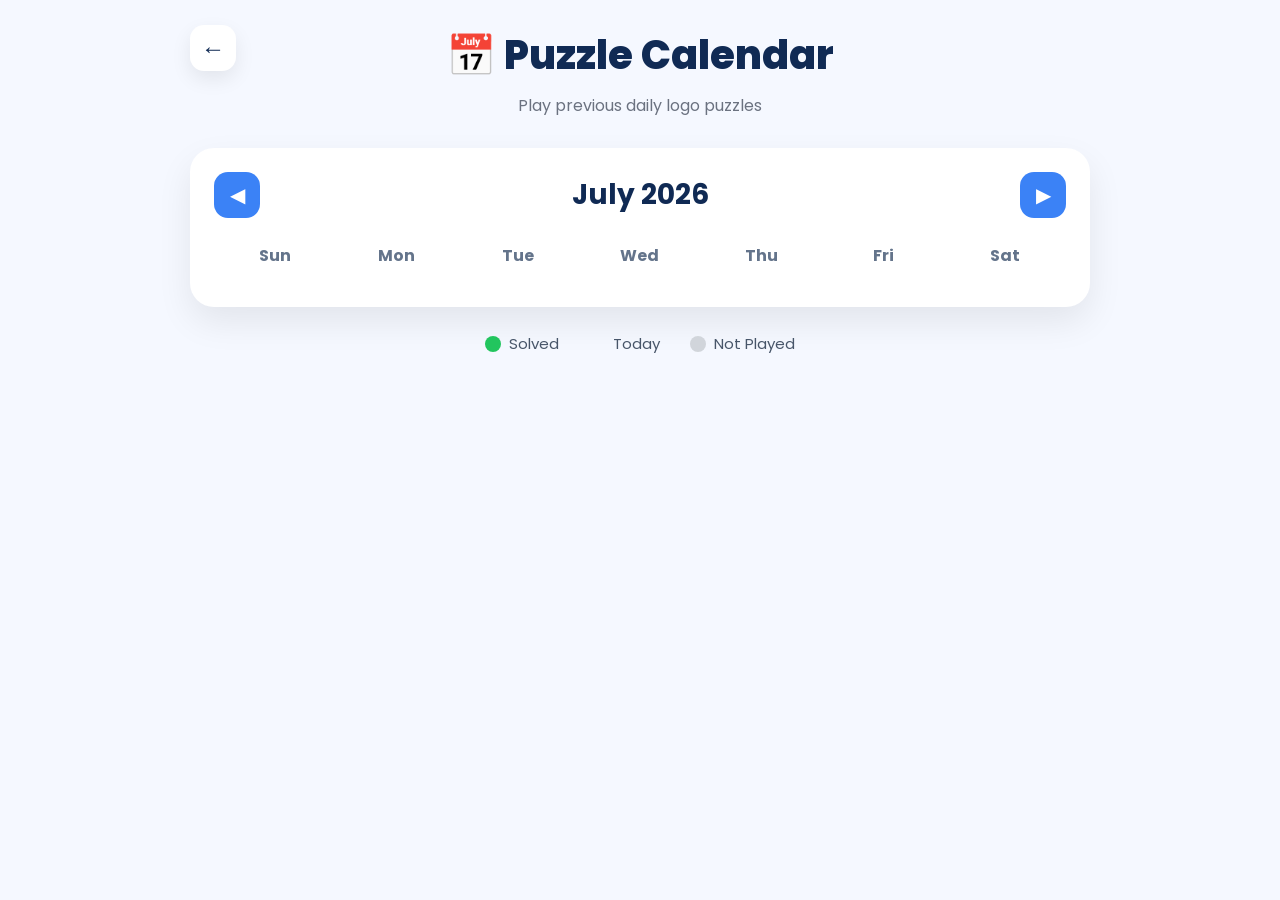
<file: calender.html>
<!DOCTYPE html>
<html lang="en">

<head>

<meta charset="UTF-8">

<meta name="viewport" content="width=device-width, initial-scale=1.0">

<title>Puzzle Calendar</title>

<link rel="stylesheet" href="calendar.css">

<link rel="preconnect" href="https://fonts.googleapis.com">

<link rel="preconnect" href="https://fonts.gstatic.com" crossorigin>

<link href="https://fonts.googleapis.com/css2?family=Poppins:wght@400;500;600;700;800&display=swap" rel="stylesheet">

</head>

<body>

<div class="container">

<header class="top">

<a href="home.html" class="back-btn">←</a>

<h1>📅 Puzzle Calendar</h1>

<p>Play previous daily logo puzzles</p>

</header>

<div class="calendar-card">

<div class="month-bar">

<button id="prevMonth">◀</button>

<h2 id="monthTitle">July 2026</h2>

<button id="nextMonth">▶</button>

</div>

<div class="weekdays">

<span>Sun</span>

<span>Mon</span>

<span>Tue</span>

<span>Wed</span>

<span>Thu</span>

<span>Fri</span>

<span>Sat</span>

</div>

<div id="calendarGrid" class="calendar-grid">

<!-- JS will generate dates here -->

</div>

</div>

<div class="legend">

<div class="legend-item">

<div class="dot solved"></div>

<span>Solved</span>

</div>

<div class="legend-item">

<div class="dot today"></div>

<span>Today</span>

</div>

<div class="legend-item">

<div class="dot pending"></div>

<span>Not Played</span>

</div>

</div>

</div>

<script src="calendar.js"></script>

</body>

</html>
</file>
<file: calendar.css>
/* ==========================
   RESET
========================== */

*{
margin:0;
padding:0;
box-sizing:border-box;
}

body{

font-family:'Poppins',sans-serif;

background:#f5f8ff;

color:#102a54;

padding:25px;

}

.container{

max-width:900px;

margin:auto;

}

/* ==========================
   HEADER
========================== */

.top{

text-align:center;

margin-bottom:30px;

position:relative;

}

.back-btn{

position:absolute;

left:0;

top:0;

width:46px;

height:46px;

display:flex;

justify-content:center;

align-items:center;

background:white;

border-radius:14px;

text-decoration:none;

font-size:24px;

color:#102a54;

box-shadow:0 8px 20px rgba(0,0,0,.08);

}

.top h1{

font-size:40px;

font-weight:800;

margin-bottom:8px;

}

.top p{

font-size:16px;

color:#6b7280;

}

/* ==========================
   CALENDAR CARD
========================== */

.calendar-card{

background:white;

border-radius:24px;

padding:24px;

box-shadow:0 15px 35px rgba(0,0,0,.08);

margin-bottom:25px;

}

/* ==========================
   MONTH BAR
========================== */

.month-bar{

display:flex;

justify-content:space-between;

align-items:center;

margin-bottom:25px;

}

.month-bar h2{

font-size:28px;

font-weight:700;

}

.month-bar button{

width:46px;

height:46px;

border:none;

border-radius:14px;

background:#3b82f6;

color:white;

font-size:20px;

cursor:pointer;

transition:.25s;

}

.month-bar button:hover{

transform:scale(1.08);

}

/* ==========================
   WEEKDAYS
========================== */

.weekdays{

display:grid;

grid-template-columns:repeat(7,1fr);

margin-bottom:15px;

font-weight:700;

text-align:center;

color:#64748b;

}

/* ==========================
   CALENDAR GRID
========================== */

.calendar-grid{

display:grid;

grid-template-columns:repeat(7,1fr);

gap:12px;

}

.day{

height:72px;

background:#f8faff;

border-radius:18px;

display:flex;

justify-content:center;

align-items:center;

font-size:18px;

font-weight:600;

cursor:pointer;

transition:.25s;

position:relative;

border:2px solid transparent;

}

.day:hover{

transform:translateY(-3px);

background:#edf4ff;

}

/* ==========================
   TODAY
========================== */

.day.today{

background:#3b82f6;

color:#fff;

font-weight:700;

}

/* ==========================
   SOLVED
========================== */

.day.solved{

background:#e8fff0;

border-color:#22c55e;

color:#16964b;

}

.day.solved::after{

content:"✓";

position:absolute;

top:6px;

right:8px;

font-size:12px;

font-weight:700;

color:#22c55e;

}

/* ==========================
   LOCKED / FUTURE
========================== */

.day.locked{

background:#f1f5f9;

color:#b0b8c5;

cursor:not-allowed;

}

.day.locked:hover{

transform:none;

}

/* ==========================
   EMPTY BOX
========================== */

.day.empty{

background:transparent;

pointer-events:none;

}

/* ==========================
   LEGEND
========================== */

.legend{

display:flex;

justify-content:center;

gap:30px;

flex-wrap:wrap;

margin-top:25px;

}

.legend-item{

display:flex;

align-items:center;

gap:8px;

font-size:15px;

color:#475569;

}

.dot{

width:16px;

height:16px;

border-radius:50%;

}

.dot.solved{

background:#22c55e;

}

.dot.wrong{

background:#ef4444;

}

.dot.pending{

background:#d1d5db;

}

.dot.wrong{
    background:#ef4444;
}

/* ==========================
   MOBILE
========================== */

@media(max-width:700px){

body{

padding:18px;

}

.top h1{

font-size:32px;

}

.top p{

font-size:14px;

}

.back-btn{

width:40px;

height:40px;

font-size:20px;

}

.calendar-card{

padding:16px;

}

.month-bar h2{

font-size:22px;

}

.month-bar button{

width:40px;

height:40px;

font-size:18px;

}

.day{

height:52px;

font-size:15px;

border-radius:12px;

}

.legend{

gap:18px;

}

.legend-item{

font-size:13px;

}

}

/* ==========================
   SMALL MOBILE
========================== */

@media(max-width:380px){

.day{

height:44px;

font-size:13px;

}

.month-bar h2{

font-size:18px;

}

   }


.correct-day{

background:#22c55e;
color:#fff;

}

.wrong-day{

background:#ef4444;
color:#fff;

}

.disabled{

opacity:.35;
pointer-events:none;

}

.locked{

opacity:.45;
pointer-events:none;

}

.bottom-nav{

position:fixed;

left:0;

right:0;

bottom:0;

background:#fff;

display:flex;

justify-content:space-around;

align-items:center;

padding:12px 0;

box-shadow:0 -5px 20px rgba(0,0,0,.08);

z-index:999;

}

.bottom-nav a{

text-decoration:none;

color:#64748b;

display:flex;

flex-direction:column;

align-items:center;

font-size:14px;

font-weight:600;

}

.bottom-nav a span{

margin-top:4px;

}

.bottom-nav a.active{

color:#22c55e;

}

.container{

padding-bottom:110px;

}

/* ==========================
   LIGHT THEME
========================== */

body.theme-light{
    background:#f5f8ff;
    color:#102a54;
}

body.theme-light .back-btn{
    background:#fff;
    color:#102a54;
}

body.theme-light .calendar-card{
    background:#fff;
}

body.theme-light .day{
    background:#f8faff;
    color:#102a54;
}

body.theme-light .legend-item{
    color:#475569;
}

body.theme-light .bottom-nav{
    background:#fff;
}


/* ==========================
   DARK THEME
========================== */

body.theme-dark{
    background:#121212;
    color:#fff;
}

body.theme-dark .top h1{
    color:#fff;
}

body.theme-dark .top p{
    color:#bdbdbd;
}

body.theme-dark .back-btn{
    background:#1f1f1f;
    color:#fff;
    box-shadow:none;
}

body.theme-dark .calendar-card{
    background:#1f1f1f;
    box-shadow:none;
}

body.theme-dark .month-bar h2{
    color:#fff;
}

body.theme-dark .weekdays{
    color:#bdbdbd;
}

body.theme-dark .day{
    background:#2a2a2a;
    color:#fff;
}

body.theme-dark .day:hover{
    background:#333;
}

body.theme-dark .day.empty{
    background:transparent;
}

body.theme-dark .day.locked{
    background:#252525;
    color:#777;
}

body.theme-dark .day.disabled{
    background:#202020;
    color:#666;
}

body.theme-dark .legend-item{
    color:#bdbdbd;
}

body.theme-dark .bottom-nav{
    background:#1f1f1f;
    box-shadow:none;
}

body.theme-dark .bottom-nav a{
    color:#bdbdbd;
}

body.theme-dark .bottom-nav a.active{
    color:#22c55e;
}

/* ==========================
   DARK THEME - RESULT DAYS
========================== */

body.theme-dark .day.correct-day{
    background:#22c55e;
    color:#ffffff;
    opacity:1;
}

body.theme-dark .day.wrong-day{
    background:#ef4444;
    color:#ffffff;
    opacity:1;
}

/* Correct/Wrong par dark day rule override na ho */
body.theme-dark .day.correct-day:hover,
body.theme-dark .day.wrong-day:hover{
    background:#22c55e;
    color:#ffffff;
}

body.theme-dark .day.wrong-day:hover{
    background:#ef4444;
    color:#ffffff;
}

/* ==========================
   LIGHT THEME - RESULT DAYS
========================== */

body.theme-light .day.correct-day{
    background:#22c55e !important;
    color:#ffffff !important;
    opacity:1 !important;
}

body.theme-light .day.wrong-day{
    background:#ef4444 !important;
    color:#ffffff !important;
    opacity:1 !important;
}


/* ==========================
   DARK THEME - RESULT DAYS
========================== */

body.theme-dark .day.correct-day{
    background:#22c55e !important;
    color:#ffffff !important;
    opacity:1 !important;
}

body.theme-dark .day.wrong-day{
    background:#ef4444 !important;
    color:#ffffff !important;
    opacity:1 !important;
}

/* ==========================
   CURRENT STREAK FIRE GLOW
========================== */

.day.streak-day{

    position:relative;

    z-index:2;

    border-color:#ff8a3d !important;

    box-shadow:
        0 0 8px rgba(255,140,50,.70),
        0 0 18px rgba(255,90,50,.55),
        0 0 30px rgba(255,70,40,.30);

    animation:
        streakFire 1.4s ease-in-out infinite;

}


/* Keep GREEN color */

.day.correct-day.streak-day{

    background:#22c55e !important;

    color:#ffffff !important;

}


/* Keep RED color */

.day.wrong-day.streak-day{

    background:#ef4444 !important;

    color:#ffffff !important;

}


/* Fire animation */

@keyframes streakFire{

    0%{

        box-shadow:
            0 0 7px rgba(255,140,50,.55),
            0 0 15px rgba(255,90,50,.35);

        transform:scale(1);

    }

    50%{

        box-shadow:
            0 0 15px rgba(255,170,50,.95),
            0 0 28px rgba(255,80,40,.70),
            0 0 40px rgba(255,60,30,.35);

        transform:scale(1.035);

    }

    100%{

        box-shadow:
            0 0 7px rgba(255,140,50,.55),
            0 0 15px rgba(255,90,50,.35);

        transform:scale(1);

    }

}


/* Dark theme streak */

body.theme-dark .day.streak-day{

    border-color:#ff9f43 !important;

    box-shadow:
        0 0 10px rgba(255,140,50,.85),
        0 0 22px rgba(255,80,40,.60),
        0 0 35px rgba(255,60,30,.40);

}

/* ==========================
   CURRENT STREAK LEGEND
========================== */

.current-streak-legend{
    display:flex;
    align-items:center;
    gap:8px;
}

.fire-legend{
    font-size:18px;
    line-height:1;
}
</file>
